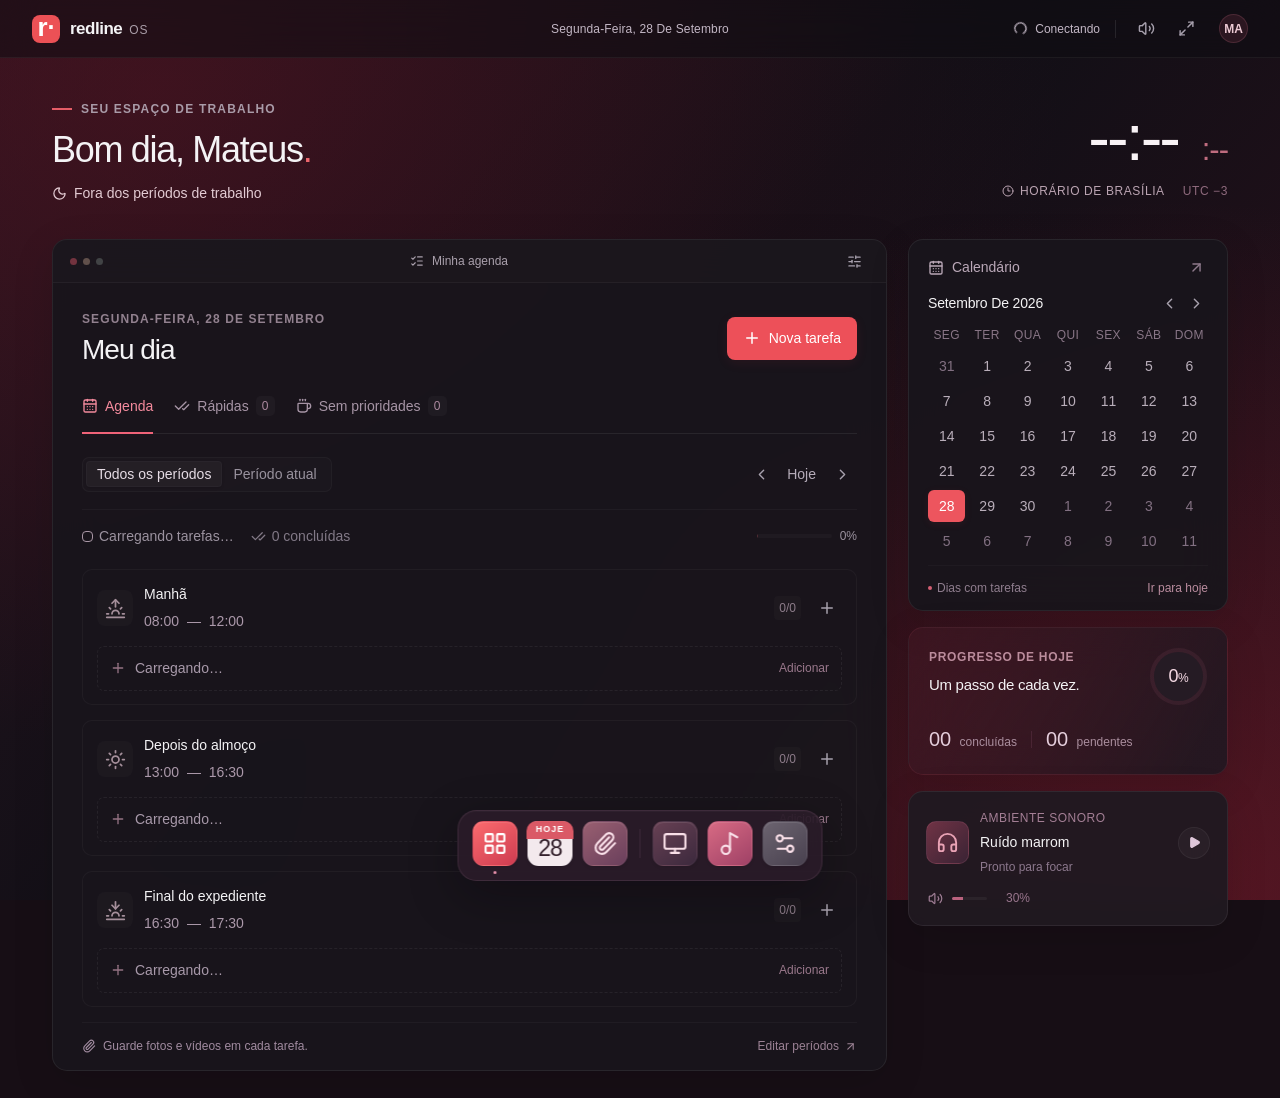
<file: index.html>
<html xmlns="http://www.w3.org/1999/xhtml" lang="en">

<head>
	<meta http-equiv="Content-Type" content="text/html; charset=utf-8" />
	<meta name="description" content="HTTrack is an easy-to-use website mirror utility. It allows you to download a World Wide website from the Internet to a local directory,building recursively all structures, getting html, images, and other files from the server to your computer. Links are rebuiltrelatively so that you can freely browse to the local site (works with any browser). You can mirror several sites together so that you can jump from one toanother. You can, also, update an existing mirror site, or resume an interrupted download. The robot is fully configurable, with an integrated help" />
	<meta name="keywords" content="httrack, HTTRACK, HTTrack, winhttrack, WINHTTRACK, WinHTTrack, offline browser, web mirror utility, aspirateur web, surf offline, web capture, www mirror utility, browse offline, local  site builder, website mirroring, aspirateur www, internet grabber, capture de site web, internet tool, hors connexion, unix, dos, windows 95, windows 98, solaris, ibm580, AIX 4.0, HTS, HTGet, web aspirator, web aspirateur, libre, GPL, GNU, free software" />
	<title>Local index - HTTrack Website Copier</title>
  <!-- Mirror and index made by HTTrack Website Copier/3.50-4 [XR&CO] -->
	<style type="text/css">
	<!--

body {
	margin: 0;  padding: 0;  margin-bottom: 15px;  margin-top: 8px;
	background: #77b;
}
body, td {
	font: 14px "Trebuchet MS", Verdana, Arial, Helvetica, sans-serif;
	}

#subTitle {
	background: #000;  color: #fff;  padding: 4px;  font-weight: bold; 
	}

#siteNavigation a, #siteNavigation .current {
	font-weight: bold;  color: #448;
	}
#siteNavigation a:link    { text-decoration: none; }
#siteNavigation a:visited { text-decoration: none; }

#siteNavigation .current { background-color: #ccd; }

#siteNavigation a:hover   { text-decoration: none;  background-color: #fff;  color: #000; }
#siteNavigation a:active  { text-decoration: none;  background-color: #ccc; }


a:link    { text-decoration: underline;  color: #00f; }
a:visited { text-decoration: underline;  color: #000; }
a:hover   { text-decoration: underline;  color: #c00; }
a:active  { text-decoration: underline; }

#pageContent {
	clear: both;
	border-bottom: 6px solid #000;
	padding: 10px;  padding-top: 20px;
	line-height: 1.65em;
	background-image: url(backblue.gif);
	background-repeat: no-repeat;
	background-position: top right;
	}

#pageContent, #siteNavigation {
	background-color: #ccd;
	}


.imgLeft  { float: left;   margin-right: 10px;  margin-bottom: 10px; }
.imgRight { float: right;  margin-left: 10px;   margin-bottom: 10px; }

hr { height: 1px;  color: #000;  background-color: #000;  margin-bottom: 15px; }

h1 { margin: 0;  font-weight: bold;  font-size: 2em; }
h2 { margin: 0;  font-weight: bold;  font-size: 1.6em; }
h3 { margin: 0;  font-weight: bold;  font-size: 1.3em; }
h4 { margin: 0;  font-weight: bold;  font-size: 1.18em; }

.blak { background-color: #000; }
.hide { display: none; }
.tableWidth { min-width: 400px; }

.tblRegular       { border-collapse: collapse; }
.tblRegular td    { padding: 6px;  background-image: url(fade.gif);  border: 2px solid #99c; }
.tblHeaderColor, .tblHeaderColor td { background: #99c; }
.tblNoBorder td   { border: 0; }


// -->
</style>

</head>

<body>
<table width="76%" border="0" align="center" cellspacing="0" cellpadding="3" class="tableWidth">
	<tr>
	<td id="subTitle">HTTrack Website Copier - Open Source offline browser</td>
	</tr>
</table>
<table width="76%" border="0" align="center" cellspacing="0" cellpadding="0" class="tableWidth">
<tr class="blak">
<td>
	<table width="100%" border="0" align="center" cellspacing="1" cellpadding="0">
	<tr>
	<td colspan="6"> 
		<table width="100%" border="0" align="center" cellspacing="0" cellpadding="10">
		<tr> 
		<td id="pageContent"> 
<!-- ==================== End prologue ==================== -->

<H1 ALIGN=Center>Index of locally available sites:</H1>
	<TABLE BORDER="0" WIDTH="100%" CELLSPACING="1" CELLPADDING="0">
		<TR>
			<TD BACKGROUND="fade.gif">
				&middot;
					<A HREF="redline-os-mateus.sillence.chatgpt.site/index.html">
						Redline OS — Meu dia
					</A>		
			</TD>
		</TR>
	</TABLE>
	<BR>
	<BR>
	<BR>
  	<H6 ALIGN="RIGHT">
	<I>Mirror and index made by HTTrack Website Copier [XR&amp;CO]</I>
	</H6>
	<!-- Mirror and index made by HTTrack Website Copier/3.50-4 [XR&CO] -->
	<!-- Thanks for using HTTrack Website Copier! -->
	<meta HTTP-EQUIV="Refresh" CONTENT="0; URL=redline-os-mateus.sillence.chatgpt.site/index.html">


<!-- ==================== Start epilogue ==================== -->
		</td>
		</tr>
		</table>
	</td>
	</tr>
	</table>
</td>
</tr>
</table>

<table width="76%" border="0" align="center" valign="bottom" cellspacing="0" cellpadding="0">
	<tr>
	<td id="footer"><small>&copy; 1998 Xavier Roche &amp; other contributors - Web Design: Leto Kauler.</small></td>
	</tr>
</table>

</body>

</html>
</file>
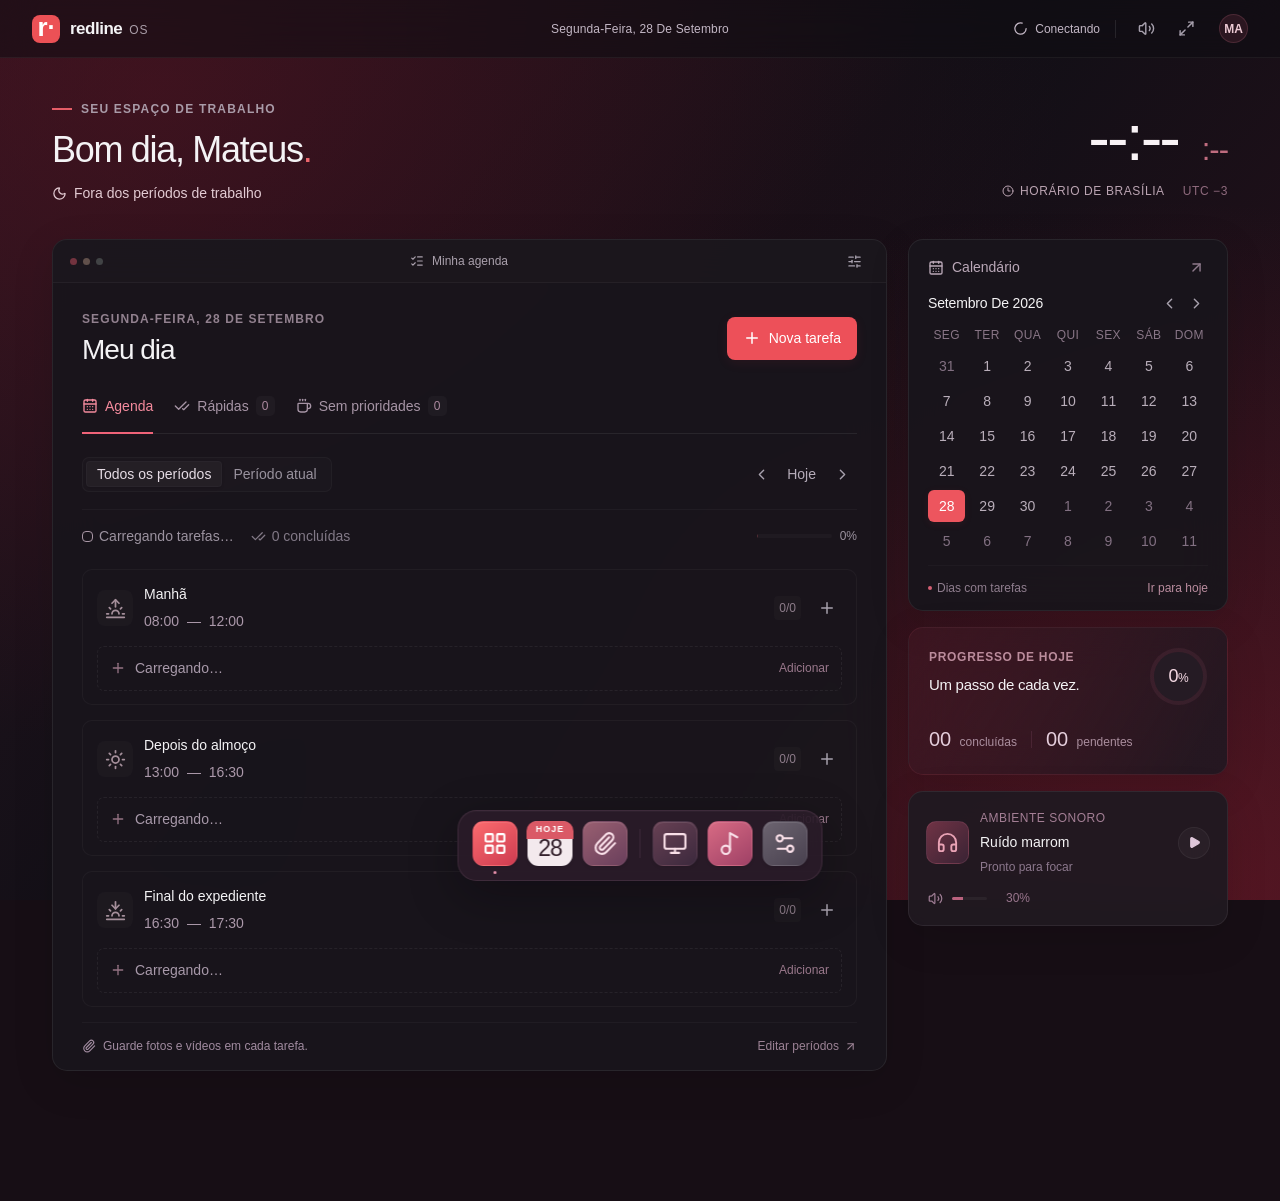
<file: redline-os-mateus.sillence.chatgpt.site/index.html>
<!DOCTYPE html><html lang="pt-BR" class="dark">
<!-- Mirrored from https://redline-os-mateus.sillence.chatgpt.site/ by HTTrack Website Copier/3.x [XR&CO], Mon, 28 Sep 2026 17:03:05 GMT -->
<!-- Added by HTTrack --><meta http-equiv="content-type" content="text/html;charset=utf-8" /><!-- /Added by HTTrack -->
<head><meta charSet="utf-8"/><meta name="viewport" content="width=device-width, initial-scale=1"/><link rel="stylesheet" href="_next/static/css/index.BOfSJ52Y.css" data-rsc-css-href="_next/static/css/index.BOfSJ52Y.css" data-precedence="vite-rsc/importer-resources"/><link rel="modulepreload" fetchPriority="low" href="_next/static/chunks/index-DVASrnWj.js"/><script src="_next/static/chunks/rolldown-runtime-C60lm6uB.js" type="module" async=""></script><script src="_next/static/chunks/framework-D_rUT4EX.js" type="module" async=""></script><link rel="modulepreload" href="_next/static/chunks/layout-segment-context-BHzSPZQc.js" crossorigin=""/><link rel="modulepreload" href="_next/static/chunks/page-DF6CJQ0Y.js" crossorigin=""/><title>Redline OS — Meu dia</title><meta name="description" content="Seu espaço de trabalho com tarefas por período, calendário mensal e clips."/><link rel="shortcut icon" href="favicon.svg"/><link rel="icon" href="favicon.svg"/><script>Object.assign(((self[Symbol.for("vinext.navigationRuntime")]??={bootstrap:{routeManifest:null},functions:{}}).bootstrap.rsc??={rsc:[]}),{params:{},nav:{"pathname":"/","searchParams":[]}})</script><link rel="modulepreload" href="_next/static/chunks/index-DVASrnWj.js" />
</head><body class="antialiased"><div class="os-desktop wallpaper-ember"><section aria-label="Notifications alt+T" tabindex="-1" aria-live="polite" aria-relevant="additions text" aria-atomic="false" data-react-aria-top-layer="true"></section><audio loop=""></audio><header class="system-bar"><button class="brand" aria-label="Redline OS, início"><span class="brand-icon">r<span>·</span></span><strong>redline<span>OS</span></strong></button><span class="system-date">segunda-feira, 28 de setembro</span><div class="system-actions"><span class="sync-state connecting" title="Tarefas salvas no Firebase"><svg xmlns="http://www.w3.org/2000/svg" width="15" height="15" viewBox="0 0 24 24" fill="none" stroke="currentColor" stroke-width="2" stroke-linecap="round" stroke-linejoin="round" class="lucide lucide-loader-circle spin" aria-hidden="true"><path d="M21 12a9 9 0 1 1-6.219-8.56"></path></svg><span>Conectando</span></span><span class="system-divider"></span><button class="icon-button" aria-label="Silenciar som"><svg xmlns="http://www.w3.org/2000/svg" width="17" height="17" viewBox="0 0 24 24" fill="none" stroke="currentColor" stroke-width="2" stroke-linecap="round" stroke-linejoin="round" class="lucide lucide-volume2 lucide-volume-2" aria-hidden="true"><path d="M11 4.702a.705.705 0 0 0-1.203-.498L6.413 7.587A1.4 1.4 0 0 1 5.416 8H3a1 1 0 0 0-1 1v6a1 1 0 0 0 1 1h2.416a1.4 1.4 0 0 1 .997.413l3.383 3.384A.705.705 0 0 0 11 19.298z"></path><path d="M16 9a5 5 0 0 1 0 6"></path><path d="M19.364 18.364a9 9 0 0 0 0-12.728"></path></svg></button><button class="icon-button fullscreen-button" aria-label="Tela cheia"><svg xmlns="http://www.w3.org/2000/svg" width="17" height="17" viewBox="0 0 24 24" fill="none" stroke="currentColor" stroke-width="2" stroke-linecap="round" stroke-linejoin="round" class="lucide lucide-maximize2 lucide-maximize-2" aria-hidden="true"><path d="M15 3h6v6"></path><path d="m21 3-7 7"></path><path d="m3 21 7-7"></path><path d="M9 21H3v-6"></path></svg></button><span class="avatar">MA</span></div></header><main class="desktop-content"><section class="desktop-greeting"><div><div class="eyebrow"><span class="little-line"></span> SEU ESPAÇO DE TRABALHO</div><h1>Bom dia<!-- -->, Mateus<span>.</span></h1><p><svg xmlns="http://www.w3.org/2000/svg" width="15" height="15" viewBox="0 0 24 24" fill="none" stroke="currentColor" stroke-width="2" stroke-linecap="round" stroke-linejoin="round" class="lucide lucide-moon" aria-hidden="true"><path d="M20.985 12.486a9 9 0 1 1-9.473-9.472c.405-.022.617.46.402.803a6 6 0 0 0 8.268 8.268c.344-.215.825-.004.803.401"></path></svg> Fora dos períodos de trabalho</p></div><div class="desktop-clock"><div class="clock-digits">--:--<span>:--</span></div><div class="clock-caption"><svg xmlns="http://www.w3.org/2000/svg" width="12" height="12" viewBox="0 0 24 24" fill="none" stroke="currentColor" stroke-width="2" stroke-linecap="round" stroke-linejoin="round" class="lucide lucide-clock3 lucide-clock-3" aria-hidden="true"><circle cx="12" cy="12" r="10"></circle><path d="M12 6v6h4"></path></svg> HORÁRIO DE BRASÍLIA <span>UTC −3</span></div></div></section><div class="workspace-grid"><section class="window agenda-window "><div class="window-bar"><span class="window-dots"><i></i><i></i><i></i></span><span><svg xmlns="http://www.w3.org/2000/svg" width="14" height="14" viewBox="0 0 24 24" fill="none" stroke="currentColor" stroke-width="2" stroke-linecap="round" stroke-linejoin="round" class="lucide lucide-list-checks" aria-hidden="true"><path d="M13 5h8"></path><path d="M13 12h8"></path><path d="M13 19h8"></path><path d="m3 17 2 2 4-4"></path><path d="m3 7 2 2 4-4"></path></svg> <!-- -->Minha agenda</span><button class="icon-button" aria-label="Configurar períodos"><svg xmlns="http://www.w3.org/2000/svg" width="15" height="15" viewBox="0 0 24 24" fill="none" stroke="currentColor" stroke-width="2" stroke-linecap="round" stroke-linejoin="round" class="lucide lucide-sliders-horizontal" aria-hidden="true"><path d="M10 5H3"></path><path d="M12 19H3"></path><path d="M14 3v4"></path><path d="M16 17v4"></path><path d="M21 12h-9"></path><path d="M21 19h-5"></path><path d="M21 5h-7"></path><path d="M8 10v4"></path><path d="M8 12H3"></path></svg></button></div><div class="agenda-main"><div class="agenda-heading"><div><div class="eyebrow">segunda-feira, 28 de setembro</div><h2>Meu dia</h2></div><button class="primary-button"><svg xmlns="http://www.w3.org/2000/svg" width="18" height="18" viewBox="0 0 24 24" fill="none" stroke="currentColor" stroke-width="2" stroke-linecap="round" stroke-linejoin="round" class="lucide lucide-plus" aria-hidden="true"><path d="M5 12h14"></path><path d="M12 5v14"></path></svg><span>Nova tarefa</span></button></div><div dir="ltr" data-orientation="horizontal" data-slot="tabs" class="group/tabs flex gap-2 data-[orientation=horizontal]:flex-col work-tabs"><div role="tablist" aria-orientation="horizontal" data-slot="tabs-list" data-variant="default" class="group/tabs-list inline-flex w-fit items-center justify-center rounded-lg p-[3px] text-muted-foreground group-data-[orientation=horizontal]/tabs:h-9 group-data-[orientation=vertical]/tabs:h-fit group-data-[orientation=vertical]/tabs:flex-col data-[variant=line]:rounded-none bg-muted" tabindex="-1" data-orientation="horizontal" style="outline:none"><button type="button" role="tab" aria-selected="true" aria-controls="radix-_R_achi_-content-day" data-state="active" id="radix-_R_achi_-trigger-day" data-slot="tabs-trigger" class="relative inline-flex h-[calc(100%-1px)] flex-1 items-center justify-center gap-1.5 rounded-md border border-transparent px-2 py-1 text-sm font-medium whitespace-nowrap text-foreground/60 transition-all group-data-[orientation=vertical]/tabs:w-full group-data-[orientation=vertical]/tabs:justify-start hover:text-foreground focus-visible:border-ring focus-visible:ring-[3px] focus-visible:ring-ring/50 focus-visible:outline-1 focus-visible:outline-ring disabled:pointer-events-none disabled:opacity-50 group-data-[variant=default]/tabs-list:data-[state=active]:shadow-sm group-data-[variant=line]/tabs-list:data-[state=active]:shadow-none dark:text-muted-foreground dark:hover:text-foreground [&amp;_svg]:pointer-events-none [&amp;_svg]:shrink-0 [&amp;_svg:not([class*=&#x27;size-&#x27;])]:size-4 group-data-[variant=line]/tabs-list:bg-transparent group-data-[variant=line]/tabs-list:data-[state=active]:bg-transparent dark:group-data-[variant=line]/tabs-list:data-[state=active]:border-transparent dark:group-data-[variant=line]/tabs-list:data-[state=active]:bg-transparent data-[state=active]:bg-background data-[state=active]:text-foreground dark:data-[state=active]:border-input dark:data-[state=active]:bg-input/30 dark:data-[state=active]:text-foreground after:absolute after:bg-foreground after:opacity-0 after:transition-opacity group-data-[orientation=horizontal]/tabs:after:inset-x-0 group-data-[orientation=horizontal]/tabs:after:bottom-[-5px] group-data-[orientation=horizontal]/tabs:after:h-0.5 group-data-[orientation=vertical]/tabs:after:inset-y-0 group-data-[orientation=vertical]/tabs:after:-right-1 group-data-[orientation=vertical]/tabs:after:w-0.5 group-data-[variant=line]/tabs-list:data-[state=active]:after:opacity-100" tabindex="-1" data-orientation="horizontal" data-radix-collection-item=""><svg xmlns="http://www.w3.org/2000/svg" width="15" height="15" viewBox="0 0 24 24" fill="none" stroke="currentColor" stroke-width="2" stroke-linecap="round" stroke-linejoin="round" class="lucide lucide-calendar-days" aria-hidden="true"><path d="M8 2v3"></path><path d="M16 2v3"></path><rect x="3" y="3" width="18" height="18" rx="2"></rect><path d="M3 9h18"></path><path d="M8 13h.01"></path><path d="M12 13h.01"></path><path d="M16 13h.01"></path><path d="M8 17h.01"></path><path d="M12 17h.01"></path><path d="M16 17h.01"></path></svg>Agenda</button><button type="button" role="tab" aria-selected="false" aria-controls="radix-_R_achi_-content-quick" data-state="inactive" id="radix-_R_achi_-trigger-quick" data-slot="tabs-trigger" class="relative inline-flex h-[calc(100%-1px)] flex-1 items-center justify-center gap-1.5 rounded-md border border-transparent px-2 py-1 text-sm font-medium whitespace-nowrap text-foreground/60 transition-all group-data-[orientation=vertical]/tabs:w-full group-data-[orientation=vertical]/tabs:justify-start hover:text-foreground focus-visible:border-ring focus-visible:ring-[3px] focus-visible:ring-ring/50 focus-visible:outline-1 focus-visible:outline-ring disabled:pointer-events-none disabled:opacity-50 group-data-[variant=default]/tabs-list:data-[state=active]:shadow-sm group-data-[variant=line]/tabs-list:data-[state=active]:shadow-none dark:text-muted-foreground dark:hover:text-foreground [&amp;_svg]:pointer-events-none [&amp;_svg]:shrink-0 [&amp;_svg:not([class*=&#x27;size-&#x27;])]:size-4 group-data-[variant=line]/tabs-list:bg-transparent group-data-[variant=line]/tabs-list:data-[state=active]:bg-transparent dark:group-data-[variant=line]/tabs-list:data-[state=active]:border-transparent dark:group-data-[variant=line]/tabs-list:data-[state=active]:bg-transparent data-[state=active]:bg-background data-[state=active]:text-foreground dark:data-[state=active]:border-input dark:data-[state=active]:bg-input/30 dark:data-[state=active]:text-foreground after:absolute after:bg-foreground after:opacity-0 after:transition-opacity group-data-[orientation=horizontal]/tabs:after:inset-x-0 group-data-[orientation=horizontal]/tabs:after:bottom-[-5px] group-data-[orientation=horizontal]/tabs:after:h-0.5 group-data-[orientation=vertical]/tabs:after:inset-y-0 group-data-[orientation=vertical]/tabs:after:-right-1 group-data-[orientation=vertical]/tabs:after:w-0.5 group-data-[variant=line]/tabs-list:data-[state=active]:after:opacity-100" tabindex="-1" data-orientation="horizontal" data-radix-collection-item=""><svg xmlns="http://www.w3.org/2000/svg" width="15" height="15" viewBox="0 0 24 24" fill="none" stroke="currentColor" stroke-width="2" stroke-linecap="round" stroke-linejoin="round" class="lucide lucide-check-check" aria-hidden="true"><path d="M18 6 7 17l-5-5"></path><path d="m22 10-7.5 7.5L13 16"></path></svg>Rápidas<span class="nav-count">0</span></button><button type="button" role="tab" aria-selected="false" aria-controls="radix-_R_achi_-content-someday" data-state="inactive" id="radix-_R_achi_-trigger-someday" data-slot="tabs-trigger" class="relative inline-flex h-[calc(100%-1px)] flex-1 items-center justify-center gap-1.5 rounded-md border border-transparent px-2 py-1 text-sm font-medium whitespace-nowrap text-foreground/60 transition-all group-data-[orientation=vertical]/tabs:w-full group-data-[orientation=vertical]/tabs:justify-start hover:text-foreground focus-visible:border-ring focus-visible:ring-[3px] focus-visible:ring-ring/50 focus-visible:outline-1 focus-visible:outline-ring disabled:pointer-events-none disabled:opacity-50 group-data-[variant=default]/tabs-list:data-[state=active]:shadow-sm group-data-[variant=line]/tabs-list:data-[state=active]:shadow-none dark:text-muted-foreground dark:hover:text-foreground [&amp;_svg]:pointer-events-none [&amp;_svg]:shrink-0 [&amp;_svg:not([class*=&#x27;size-&#x27;])]:size-4 group-data-[variant=line]/tabs-list:bg-transparent group-data-[variant=line]/tabs-list:data-[state=active]:bg-transparent dark:group-data-[variant=line]/tabs-list:data-[state=active]:border-transparent dark:group-data-[variant=line]/tabs-list:data-[state=active]:bg-transparent data-[state=active]:bg-background data-[state=active]:text-foreground dark:data-[state=active]:border-input dark:data-[state=active]:bg-input/30 dark:data-[state=active]:text-foreground after:absolute after:bg-foreground after:opacity-0 after:transition-opacity group-data-[orientation=horizontal]/tabs:after:inset-x-0 group-data-[orientation=horizontal]/tabs:after:bottom-[-5px] group-data-[orientation=horizontal]/tabs:after:h-0.5 group-data-[orientation=vertical]/tabs:after:inset-y-0 group-data-[orientation=vertical]/tabs:after:-right-1 group-data-[orientation=vertical]/tabs:after:w-0.5 group-data-[variant=line]/tabs-list:data-[state=active]:after:opacity-100" tabindex="-1" data-orientation="horizontal" data-radix-collection-item=""><svg xmlns="http://www.w3.org/2000/svg" width="15" height="15" viewBox="0 0 24 24" fill="none" stroke="currentColor" stroke-width="2" stroke-linecap="round" stroke-linejoin="round" class="lucide lucide-coffee" aria-hidden="true"><path d="M10 2v2"></path><path d="M14 2v2"></path><path d="M16 8a1 1 0 0 1 1 1v8a4 4 0 0 1-4 4H7a4 4 0 0 1-4-4V9a1 1 0 0 1 1-1h14a4 4 0 1 1 0 8h-1"></path><path d="M6 2v2"></path></svg>Sem prioridades<span class="nav-count">0</span></button></div></div><div class="agenda-toolbar"><div dir="ltr" data-orientation="horizontal" data-slot="tabs" class="group/tabs flex gap-2 data-[orientation=horizontal]:flex-col"><div role="tablist" aria-orientation="horizontal" data-slot="tabs-list" data-variant="default" class="group/tabs-list inline-flex w-fit items-center justify-center rounded-lg p-[3px] text-muted-foreground group-data-[orientation=horizontal]/tabs:h-9 group-data-[orientation=vertical]/tabs:h-fit group-data-[orientation=vertical]/tabs:flex-col data-[variant=line]:rounded-none bg-muted period-tabs" tabindex="-1" data-orientation="horizontal" style="outline:none"><button type="button" role="tab" aria-selected="true" aria-controls="radix-_R_9ichi_-content-all" data-state="active" id="radix-_R_9ichi_-trigger-all" data-slot="tabs-trigger" class="relative inline-flex h-[calc(100%-1px)] flex-1 items-center justify-center gap-1.5 rounded-md border border-transparent px-2 py-1 text-sm font-medium whitespace-nowrap text-foreground/60 transition-all group-data-[orientation=vertical]/tabs:w-full group-data-[orientation=vertical]/tabs:justify-start hover:text-foreground focus-visible:border-ring focus-visible:ring-[3px] focus-visible:ring-ring/50 focus-visible:outline-1 focus-visible:outline-ring disabled:pointer-events-none disabled:opacity-50 group-data-[variant=default]/tabs-list:data-[state=active]:shadow-sm group-data-[variant=line]/tabs-list:data-[state=active]:shadow-none dark:text-muted-foreground dark:hover:text-foreground [&amp;_svg]:pointer-events-none [&amp;_svg]:shrink-0 [&amp;_svg:not([class*=&#x27;size-&#x27;])]:size-4 group-data-[variant=line]/tabs-list:bg-transparent group-data-[variant=line]/tabs-list:data-[state=active]:bg-transparent dark:group-data-[variant=line]/tabs-list:data-[state=active]:border-transparent dark:group-data-[variant=line]/tabs-list:data-[state=active]:bg-transparent data-[state=active]:bg-background data-[state=active]:text-foreground dark:data-[state=active]:border-input dark:data-[state=active]:bg-input/30 dark:data-[state=active]:text-foreground after:absolute after:bg-foreground after:opacity-0 after:transition-opacity group-data-[orientation=horizontal]/tabs:after:inset-x-0 group-data-[orientation=horizontal]/tabs:after:bottom-[-5px] group-data-[orientation=horizontal]/tabs:after:h-0.5 group-data-[orientation=vertical]/tabs:after:inset-y-0 group-data-[orientation=vertical]/tabs:after:-right-1 group-data-[orientation=vertical]/tabs:after:w-0.5 group-data-[variant=line]/tabs-list:data-[state=active]:after:opacity-100" tabindex="-1" data-orientation="horizontal" data-radix-collection-item="">Todos os períodos</button><button type="button" role="tab" aria-selected="false" aria-controls="radix-_R_9ichi_-content-current" data-state="inactive" id="radix-_R_9ichi_-trigger-current" data-slot="tabs-trigger" class="relative inline-flex h-[calc(100%-1px)] flex-1 items-center justify-center gap-1.5 rounded-md border border-transparent px-2 py-1 text-sm font-medium whitespace-nowrap text-foreground/60 transition-all group-data-[orientation=vertical]/tabs:w-full group-data-[orientation=vertical]/tabs:justify-start hover:text-foreground focus-visible:border-ring focus-visible:ring-[3px] focus-visible:ring-ring/50 focus-visible:outline-1 focus-visible:outline-ring disabled:pointer-events-none disabled:opacity-50 group-data-[variant=default]/tabs-list:data-[state=active]:shadow-sm group-data-[variant=line]/tabs-list:data-[state=active]:shadow-none dark:text-muted-foreground dark:hover:text-foreground [&amp;_svg]:pointer-events-none [&amp;_svg]:shrink-0 [&amp;_svg:not([class*=&#x27;size-&#x27;])]:size-4 group-data-[variant=line]/tabs-list:bg-transparent group-data-[variant=line]/tabs-list:data-[state=active]:bg-transparent dark:group-data-[variant=line]/tabs-list:data-[state=active]:border-transparent dark:group-data-[variant=line]/tabs-list:data-[state=active]:bg-transparent data-[state=active]:bg-background data-[state=active]:text-foreground dark:data-[state=active]:border-input dark:data-[state=active]:bg-input/30 dark:data-[state=active]:text-foreground after:absolute after:bg-foreground after:opacity-0 after:transition-opacity group-data-[orientation=horizontal]/tabs:after:inset-x-0 group-data-[orientation=horizontal]/tabs:after:bottom-[-5px] group-data-[orientation=horizontal]/tabs:after:h-0.5 group-data-[orientation=vertical]/tabs:after:inset-y-0 group-data-[orientation=vertical]/tabs:after:-right-1 group-data-[orientation=vertical]/tabs:after:w-0.5 group-data-[variant=line]/tabs-list:data-[state=active]:after:opacity-100" tabindex="-1" data-orientation="horizontal" data-radix-collection-item="">Período atual </button></div></div><div class="date-navigation"><button class="icon-button" aria-label="Dia anterior"><svg xmlns="http://www.w3.org/2000/svg" width="17" height="17" viewBox="0 0 24 24" fill="none" stroke="currentColor" stroke-width="2" stroke-linecap="round" stroke-linejoin="round" class="lucide lucide-chevron-left" aria-hidden="true"><path d="m15 18-6-6 6-6"></path></svg></button><button>Hoje</button><button class="icon-button" aria-label="Próximo dia"><svg xmlns="http://www.w3.org/2000/svg" width="17" height="17" viewBox="0 0 24 24" fill="none" stroke="currentColor" stroke-width="2" stroke-linecap="round" stroke-linejoin="round" class="lucide lucide-chevron-right" aria-hidden="true"><path d="m9 18 6-6-6-6"></path></svg></button></div></div><div class="day-overview"><span><span class="tiny-ring"></span> <!-- -->Carregando tarefas…</span><span><svg xmlns="http://www.w3.org/2000/svg" width="15" height="15" viewBox="0 0 24 24" fill="none" stroke="currentColor" stroke-width="2" stroke-linecap="round" stroke-linejoin="round" class="lucide lucide-check-check" aria-hidden="true"><path d="M18 6 7 17l-5-5"></path><path d="m22 10-7.5 7.5L13 16"></path></svg>0<!-- --> concluídas</span><div class="mini-progress"><div aria-valuemax="100" aria-valuemin="0" aria-valuenow="0" aria-valuetext="0%" role="progressbar" data-state="loading" data-value="0" data-max="100" data-slot="progress" class="relative h-2 w-full overflow-hidden rounded-full bg-primary/20" aria-label="Progresso do dia"><div data-state="loading" data-value="0" data-max="100" data-slot="progress-indicator" class="h-full w-full flex-1 bg-primary transition-all" style="transform:translateX(-100%)"></div></div><span>0<!-- -->%</span></div></div><div class="period-list"><section class="period-group "><div class="period-heading"><div class="period-icon"><svg xmlns="http://www.w3.org/2000/svg" width="21" height="21" viewBox="0 0 24 24" fill="none" stroke="currentColor" stroke-width="2" stroke-linecap="round" stroke-linejoin="round" class="lucide lucide-sunrise" aria-hidden="true"><path d="M12 2v8"></path><path d="m4.93 10.93 1.41 1.41"></path><path d="M2 18h2"></path><path d="M20 18h2"></path><path d="m19.07 10.93-1.41 1.41"></path><path d="M22 22H2"></path><path d="m8 6 4-4 4 4"></path><path d="M16 18a4 4 0 0 0-8 0"></path></svg></div><div class="period-name"><h3>Manhã</h3><span>08:00<!-- --> <span class="time-dash">—</span> <!-- -->12:00</span></div><span class="period-count">0<!-- -->/<!-- -->0</span><button class="icon-button" aria-label="Adicionar tarefa: Manhã"><svg xmlns="http://www.w3.org/2000/svg" width="18" height="18" viewBox="0 0 24 24" fill="none" stroke="currentColor" stroke-width="2" stroke-linecap="round" stroke-linejoin="round" class="lucide lucide-plus" aria-hidden="true"><path d="M5 12h14"></path><path d="M12 5v14"></path></svg></button></div><div class="period-tasks"><button class="empty-period"><span class="empty-period-plus"><svg xmlns="http://www.w3.org/2000/svg" width="16" height="16" viewBox="0 0 24 24" fill="none" stroke="currentColor" stroke-width="2" stroke-linecap="round" stroke-linejoin="round" class="lucide lucide-plus" aria-hidden="true"><path d="M5 12h14"></path><path d="M12 5v14"></path></svg></span><span>Carregando…</span><span class="empty-period-action">Adicionar</span></button></div></section><section class="period-group "><div class="period-heading"><div class="period-icon"><svg xmlns="http://www.w3.org/2000/svg" width="21" height="21" viewBox="0 0 24 24" fill="none" stroke="currentColor" stroke-width="2" stroke-linecap="round" stroke-linejoin="round" class="lucide lucide-sun" aria-hidden="true"><circle cx="12" cy="12" r="4"></circle><path d="M12 2v2"></path><path d="M12 20v2"></path><path d="m4.93 4.93 1.41 1.41"></path><path d="m17.66 17.66 1.41 1.41"></path><path d="M2 12h2"></path><path d="M20 12h2"></path><path d="m6.34 17.66-1.41 1.41"></path><path d="m19.07 4.93-1.41 1.41"></path></svg></div><div class="period-name"><h3>Depois do almoço</h3><span>13:00<!-- --> <span class="time-dash">—</span> <!-- -->16:30</span></div><span class="period-count">0<!-- -->/<!-- -->0</span><button class="icon-button" aria-label="Adicionar tarefa: Depois do almoço"><svg xmlns="http://www.w3.org/2000/svg" width="18" height="18" viewBox="0 0 24 24" fill="none" stroke="currentColor" stroke-width="2" stroke-linecap="round" stroke-linejoin="round" class="lucide lucide-plus" aria-hidden="true"><path d="M5 12h14"></path><path d="M12 5v14"></path></svg></button></div><div class="period-tasks"><button class="empty-period"><span class="empty-period-plus"><svg xmlns="http://www.w3.org/2000/svg" width="16" height="16" viewBox="0 0 24 24" fill="none" stroke="currentColor" stroke-width="2" stroke-linecap="round" stroke-linejoin="round" class="lucide lucide-plus" aria-hidden="true"><path d="M5 12h14"></path><path d="M12 5v14"></path></svg></span><span>Carregando…</span><span class="empty-period-action">Adicionar</span></button></div></section><section class="period-group "><div class="period-heading"><div class="period-icon"><svg xmlns="http://www.w3.org/2000/svg" width="21" height="21" viewBox="0 0 24 24" fill="none" stroke="currentColor" stroke-width="2" stroke-linecap="round" stroke-linejoin="round" class="lucide lucide-sunset" aria-hidden="true"><path d="M12 10V2"></path><path d="m4.93 10.93 1.41 1.41"></path><path d="M2 18h2"></path><path d="M20 18h2"></path><path d="m19.07 10.93-1.41 1.41"></path><path d="M22 22H2"></path><path d="m16 6-4 4-4-4"></path><path d="M16 18a4 4 0 0 0-8 0"></path></svg></div><div class="period-name"><h3>Final do expediente</h3><span>16:30<!-- --> <span class="time-dash">—</span> <!-- -->17:30</span></div><span class="period-count">0<!-- -->/<!-- -->0</span><button class="icon-button" aria-label="Adicionar tarefa: Final do expediente"><svg xmlns="http://www.w3.org/2000/svg" width="18" height="18" viewBox="0 0 24 24" fill="none" stroke="currentColor" stroke-width="2" stroke-linecap="round" stroke-linejoin="round" class="lucide lucide-plus" aria-hidden="true"><path d="M5 12h14"></path><path d="M12 5v14"></path></svg></button></div><div class="period-tasks"><button class="empty-period"><span class="empty-period-plus"><svg xmlns="http://www.w3.org/2000/svg" width="16" height="16" viewBox="0 0 24 24" fill="none" stroke="currentColor" stroke-width="2" stroke-linecap="round" stroke-linejoin="round" class="lucide lucide-plus" aria-hidden="true"><path d="M5 12h14"></path><path d="M12 5v14"></path></svg></span><span>Carregando…</span><span class="empty-period-action">Adicionar</span></button></div></section></div><div class="agenda-footer"><svg xmlns="http://www.w3.org/2000/svg" width="14" height="14" viewBox="0 0 24 24" fill="none" stroke="currentColor" stroke-width="2" stroke-linecap="round" stroke-linejoin="round" class="lucide lucide-paperclip" aria-hidden="true"><path d="m16 6-8.414 8.586a2 2 0 0 0 2.829 2.829l8.414-8.586a4 4 0 1 0-5.657-5.657l-8.379 8.551a6 6 0 1 0 8.485 8.485l8.379-8.551"></path></svg><span>Guarde fotos e vídeos em cada tarefa.</span><button>Editar períodos <svg xmlns="http://www.w3.org/2000/svg" width="13" height="13" viewBox="0 0 24 24" fill="none" stroke="currentColor" stroke-width="2" stroke-linecap="round" stroke-linejoin="round" class="lucide lucide-arrow-up-right" aria-hidden="true"><path d="M7 7h10v10"></path><path d="M7 17 17 7"></path></svg></button></div></div></section><aside class="desktop-widgets"><section class="window calendar-widget"><div class="widget-label"><svg xmlns="http://www.w3.org/2000/svg" width="16" height="16" viewBox="0 0 24 24" fill="none" stroke="currentColor" stroke-width="2" stroke-linecap="round" stroke-linejoin="round" class="lucide lucide-calendar-days" aria-hidden="true"><path d="M8 2v3"></path><path d="M16 2v3"></path><rect x="3" y="3" width="18" height="18" rx="2"></rect><path d="M3 9h18"></path><path d="M8 13h.01"></path><path d="M12 13h.01"></path><path d="M16 13h.01"></path><path d="M8 17h.01"></path><path d="M12 17h.01"></path><path d="M16 17h.01"></path></svg><h2>Calendário</h2><button class="icon-button" aria-label="Abrir calendário mensal"><svg xmlns="http://www.w3.org/2000/svg" width="17" height="17" viewBox="0 0 24 24" fill="none" stroke="currentColor" stroke-width="2" stroke-linecap="round" stroke-linejoin="round" class="lucide lucide-arrow-up-right" aria-hidden="true"><path d="M7 7h10v10"></path><path d="M7 17 17 7"></path></svg></button></div><div class="month-calendar "><div class="calendar-heading"><strong>setembro de 2026</strong><div class="row"><button type="button" class="icon-button" aria-label="Mês anterior"><svg xmlns="http://www.w3.org/2000/svg" width="17" height="17" viewBox="0 0 24 24" fill="none" stroke="currentColor" stroke-width="2" stroke-linecap="round" stroke-linejoin="round" class="lucide lucide-chevron-left" aria-hidden="true"><path d="m15 18-6-6 6-6"></path></svg></button><button type="button" class="icon-button" aria-label="Próximo mês"><svg xmlns="http://www.w3.org/2000/svg" width="17" height="17" viewBox="0 0 24 24" fill="none" stroke="currentColor" stroke-width="2" stroke-linecap="round" stroke-linejoin="round" class="lucide lucide-chevron-right" aria-hidden="true"><path d="m9 18 6-6-6-6"></path></svg></button></div></div><div class="calendar-weekdays"><span>SEG</span><span>TER</span><span>QUA</span><span>QUI</span><span>SEX</span><span>SÁB</span><span>DOM</span></div><div class="calendar-grid"><button type="button" class="calendar-day outside  " aria-pressed="false" aria-label="31 de agosto de 2026"><span class="day-number">31</span><span class="date-dots"></span></button><button type="button" class="calendar-day   " aria-pressed="false" aria-label="1 de setembro de 2026"><span class="day-number">1</span><span class="date-dots"></span></button><button type="button" class="calendar-day   " aria-pressed="false" aria-label="2 de setembro de 2026"><span class="day-number">2</span><span class="date-dots"></span></button><button type="button" class="calendar-day   " aria-pressed="false" aria-label="3 de setembro de 2026"><span class="day-number">3</span><span class="date-dots"></span></button><button type="button" class="calendar-day   " aria-pressed="false" aria-label="4 de setembro de 2026"><span class="day-number">4</span><span class="date-dots"></span></button><button type="button" class="calendar-day   " aria-pressed="false" aria-label="5 de setembro de 2026"><span class="day-number">5</span><span class="date-dots"></span></button><button type="button" class="calendar-day   " aria-pressed="false" aria-label="6 de setembro de 2026"><span class="day-number">6</span><span class="date-dots"></span></button><button type="button" class="calendar-day   " aria-pressed="false" aria-label="7 de setembro de 2026"><span class="day-number">7</span><span class="date-dots"></span></button><button type="button" class="calendar-day   " aria-pressed="false" aria-label="8 de setembro de 2026"><span class="day-number">8</span><span class="date-dots"></span></button><button type="button" class="calendar-day   " aria-pressed="false" aria-label="9 de setembro de 2026"><span class="day-number">9</span><span class="date-dots"></span></button><button type="button" class="calendar-day   " aria-pressed="false" aria-label="10 de setembro de 2026"><span class="day-number">10</span><span class="date-dots"></span></button><button type="button" class="calendar-day   " aria-pressed="false" aria-label="11 de setembro de 2026"><span class="day-number">11</span><span class="date-dots"></span></button><button type="button" class="calendar-day   " aria-pressed="false" aria-label="12 de setembro de 2026"><span class="day-number">12</span><span class="date-dots"></span></button><button type="button" class="calendar-day   " aria-pressed="false" aria-label="13 de setembro de 2026"><span class="day-number">13</span><span class="date-dots"></span></button><button type="button" class="calendar-day   " aria-pressed="false" aria-label="14 de setembro de 2026"><span class="day-number">14</span><span class="date-dots"></span></button><button type="button" class="calendar-day   " aria-pressed="false" aria-label="15 de setembro de 2026"><span class="day-number">15</span><span class="date-dots"></span></button><button type="button" class="calendar-day   " aria-pressed="false" aria-label="16 de setembro de 2026"><span class="day-number">16</span><span class="date-dots"></span></button><button type="button" class="calendar-day   " aria-pressed="false" aria-label="17 de setembro de 2026"><span class="day-number">17</span><span class="date-dots"></span></button><button type="button" class="calendar-day   " aria-pressed="false" aria-label="18 de setembro de 2026"><span class="day-number">18</span><span class="date-dots"></span></button><button type="button" class="calendar-day   " aria-pressed="false" aria-label="19 de setembro de 2026"><span class="day-number">19</span><span class="date-dots"></span></button><button type="button" class="calendar-day   " aria-pressed="false" aria-label="20 de setembro de 2026"><span class="day-number">20</span><span class="date-dots"></span></button><button type="button" class="calendar-day   " aria-pressed="false" aria-label="21 de setembro de 2026"><span class="day-number">21</span><span class="date-dots"></span></button><button type="button" class="calendar-day   " aria-pressed="false" aria-label="22 de setembro de 2026"><span class="day-number">22</span><span class="date-dots"></span></button><button type="button" class="calendar-day   " aria-pressed="false" aria-label="23 de setembro de 2026"><span class="day-number">23</span><span class="date-dots"></span></button><button type="button" class="calendar-day   " aria-pressed="false" aria-label="24 de setembro de 2026"><span class="day-number">24</span><span class="date-dots"></span></button><button type="button" class="calendar-day   " aria-pressed="false" aria-label="25 de setembro de 2026"><span class="day-number">25</span><span class="date-dots"></span></button><button type="button" class="calendar-day   " aria-pressed="false" aria-label="26 de setembro de 2026"><span class="day-number">26</span><span class="date-dots"></span></button><button type="button" class="calendar-day   " aria-pressed="false" aria-label="27 de setembro de 2026"><span class="day-number">27</span><span class="date-dots"></span></button><button type="button" class="calendar-day  selected today" aria-pressed="true" aria-label="28 de setembro de 2026"><span class="day-number">28</span><span class="date-dots"></span></button><button type="button" class="calendar-day   " aria-pressed="false" aria-label="29 de setembro de 2026"><span class="day-number">29</span><span class="date-dots"></span></button><button type="button" class="calendar-day   " aria-pressed="false" aria-label="30 de setembro de 2026"><span class="day-number">30</span><span class="date-dots"></span></button><button type="button" class="calendar-day outside  " aria-pressed="false" aria-label="1 de outubro de 2026"><span class="day-number">1</span><span class="date-dots"></span></button><button type="button" class="calendar-day outside  " aria-pressed="false" aria-label="2 de outubro de 2026"><span class="day-number">2</span><span class="date-dots"></span></button><button type="button" class="calendar-day outside  " aria-pressed="false" aria-label="3 de outubro de 2026"><span class="day-number">3</span><span class="date-dots"></span></button><button type="button" class="calendar-day outside  " aria-pressed="false" aria-label="4 de outubro de 2026"><span class="day-number">4</span><span class="date-dots"></span></button><button type="button" class="calendar-day outside  " aria-pressed="false" aria-label="5 de outubro de 2026"><span class="day-number">5</span><span class="date-dots"></span></button><button type="button" class="calendar-day outside  " aria-pressed="false" aria-label="6 de outubro de 2026"><span class="day-number">6</span><span class="date-dots"></span></button><button type="button" class="calendar-day outside  " aria-pressed="false" aria-label="7 de outubro de 2026"><span class="day-number">7</span><span class="date-dots"></span></button><button type="button" class="calendar-day outside  " aria-pressed="false" aria-label="8 de outubro de 2026"><span class="day-number">8</span><span class="date-dots"></span></button><button type="button" class="calendar-day outside  " aria-pressed="false" aria-label="9 de outubro de 2026"><span class="day-number">9</span><span class="date-dots"></span></button><button type="button" class="calendar-day outside  " aria-pressed="false" aria-label="10 de outubro de 2026"><span class="day-number">10</span><span class="date-dots"></span></button><button type="button" class="calendar-day outside  " aria-pressed="false" aria-label="11 de outubro de 2026"><span class="day-number">11</span><span class="date-dots"></span></button></div></div><div class="calendar-widget-footer"><span><i class="event-dot"></i>Dias com tarefas</span><button>Ir para hoje</button></div></section><section class="window progress-widget"><div class="progress-top"><div><div class="eyebrow">PROGRESSO DE HOJE</div><h2>Um passo de cada vez.</h2></div><div class="progress-ring" style="--progress:0%"><span>0<small>%</small></span></div></div><div class="progress-stats"><span><strong>00</strong> concluídas</span><i></i><span><strong>00</strong> pendentes</span></div></section><section class="window sound-widget "><div class="sound-cover"><svg xmlns="http://www.w3.org/2000/svg" width="23" height="23" viewBox="0 0 24 24" fill="none" stroke="currentColor" stroke-width="2" stroke-linecap="round" stroke-linejoin="round" class="lucide lucide-headphones" aria-hidden="true"><path d="M3 14h3a2 2 0 0 1 2 2v3a2 2 0 0 1-2 2H5a2 2 0 0 1-2-2v-7a9 9 0 0 1 18 0v7a2 2 0 0 1-2 2h-1a2 2 0 0 1-2-2v-3a2 2 0 0 1 2-2h3"></path></svg></div><button class="sound-info"><span>AMBIENTE SONORO</span><strong>Ruído marrom</strong><span class="sound-state">Pronto para focar</span></button><button class="play-button" aria-label="Reproduzir som ambiente"><svg xmlns="http://www.w3.org/2000/svg" width="18" height="18" viewBox="0 0 24 24" fill="currentColor" stroke="currentColor" stroke-width="2" stroke-linecap="round" stroke-linejoin="round" class="lucide lucide-play" aria-hidden="true"><path d="M5 5a2 2 0 0 1 3.008-1.728l11.997 6.998a2 2 0 0 1 .003 3.458l-12 7A2 2 0 0 1 5 19z"></path></svg></button><div class="sound-volume"><button class="icon-button" aria-label="Silenciar volume"><svg xmlns="http://www.w3.org/2000/svg" width="15" height="15" viewBox="0 0 24 24" fill="none" stroke="currentColor" stroke-width="2" stroke-linecap="round" stroke-linejoin="round" class="lucide lucide-volume2 lucide-volume-2" aria-hidden="true"><path d="M11 4.702a.705.705 0 0 0-1.203-.498L6.413 7.587A1.4 1.4 0 0 1 5.416 8H3a1 1 0 0 0-1 1v6a1 1 0 0 0 1 1h2.416a1.4 1.4 0 0 1 .997.413l3.383 3.384A.705.705 0 0 0 11 19.298z"></path><path d="M16 9a5 5 0 0 1 0 6"></path><path d="M19.364 18.364a9 9 0 0 0 0-12.728"></path></svg></button><span dir="ltr" data-orientation="horizontal" aria-disabled="false" data-slot="slider" class="relative flex w-full touch-none items-center select-none data-[disabled]:opacity-50 data-[orientation=vertical]:h-full data-[orientation=vertical]:min-h-44 data-[orientation=vertical]:w-auto data-[orientation=vertical]:flex-col" aria-label="Volume do som ambiente" style="--radix-slider-thumb-transform:translateX(-50%)"><span data-orientation="horizontal" data-slot="slider-track" class="relative grow overflow-hidden rounded-full bg-muted data-[orientation=horizontal]:h-1.5 data-[orientation=horizontal]:w-full data-[orientation=vertical]:h-full data-[orientation=vertical]:w-1.5"><span data-orientation="horizontal" data-slot="slider-range" class="absolute bg-primary data-[orientation=horizontal]:h-full data-[orientation=vertical]:w-full" style="left:0%;right:70%"></span></span><span style="transform:var(--radix-slider-thumb-transform);position:absolute;left:calc(0% + 0px)"><span role="slider" aria-valuemin="0" aria-valuemax="100" aria-orientation="horizontal" data-orientation="horizontal" tabindex="0" data-slot="slider-thumb" class="block size-4 shrink-0 rounded-full border border-primary bg-white shadow-sm ring-ring/50 transition-[color,box-shadow] hover:ring-4 focus-visible:ring-4 focus-visible:outline-hidden disabled:pointer-events-none disabled:opacity-50" style="display:none" data-radix-collection-item=""></span></span><input style="display:none"/></span><span>30<!-- -->%</span></div></section></aside></div></main><nav class="os-dock" aria-label="Aplicativos"><button class="dock-item active" aria-label="Meu dia" aria-current="page"><span class="dock-app app-day"><svg xmlns="http://www.w3.org/2000/svg" width="25" height="25" viewBox="0 0 24 24" fill="none" stroke="currentColor" stroke-width="2" stroke-linecap="round" stroke-linejoin="round" class="lucide lucide-layout-grid" aria-hidden="true"><rect width="7" height="7" x="3" y="3" rx="1"></rect><rect width="7" height="7" x="14" y="3" rx="1"></rect><rect width="7" height="7" x="14" y="14" rx="1"></rect><rect width="7" height="7" x="3" y="14" rx="1"></rect></svg></span><span class="dock-tooltip">Meu dia</span></button><button class="dock-item " aria-label="Calendário mensal"><span class="dock-app app-calendar"><span>HOJE</span><strong>28</strong></span><span class="dock-tooltip">Calendário</span></button><button class="dock-item " aria-label="Meus clips"><span class="dock-app app-clips"><svg xmlns="http://www.w3.org/2000/svg" width="25" height="25" viewBox="0 0 24 24" fill="none" stroke="currentColor" stroke-width="2" stroke-linecap="round" stroke-linejoin="round" class="lucide lucide-paperclip" aria-hidden="true"><path d="m16 6-8.414 8.586a2 2 0 0 0 2.829 2.829l8.414-8.586a4 4 0 1 0-5.657-5.657l-8.379 8.551a6 6 0 1 0 8.485 8.485l8.379-8.551"></path></svg></span><span class="dock-tooltip">Clips</span></button><span class="dock-divider"></span><button class="dock-item" aria-label="Personalizar wallpaper"><span class="dock-app app-wallpaper"><svg xmlns="http://www.w3.org/2000/svg" width="25" height="25" viewBox="0 0 24 24" fill="none" stroke="currentColor" stroke-width="2" stroke-linecap="round" stroke-linejoin="round" class="lucide lucide-monitor" aria-hidden="true"><rect width="20" height="14" x="2" y="3" rx="2"></rect><line x1="8" x2="16" y1="21" y2="21"></line><line x1="12" x2="12" y1="17" y2="21"></line></svg></span><span class="dock-tooltip">Aparência</span></button><button class="dock-item" aria-label="Personalizar som"><span class="dock-app app-sound"><svg xmlns="http://www.w3.org/2000/svg" width="25" height="25" viewBox="0 0 24 24" fill="none" stroke="currentColor" stroke-width="2" stroke-linecap="round" stroke-linejoin="round" class="lucide lucide-music2 lucide-music-2" aria-hidden="true"><circle cx="8" cy="18" r="4"></circle><path d="M12 18V2l7 4"></path></svg></span><span class="dock-tooltip">Som ambiente</span></button><button class="dock-item" aria-label="Configurações"><span class="dock-app app-settings"><svg xmlns="http://www.w3.org/2000/svg" width="25" height="25" viewBox="0 0 24 24" fill="none" stroke="currentColor" stroke-width="2" stroke-linecap="round" stroke-linejoin="round" class="lucide lucide-settings2 lucide-settings-2" aria-hidden="true"><path d="M14 17H5"></path><path d="M19 7h-9"></path><circle cx="17" cy="17" r="3"></circle><circle cx="7" cy="7" r="3"></circle></svg></span><span class="dock-tooltip">Configurações</span></button></nav></div><script type="module" src="_next/static/chunks/index-DVASrnWj.js" id="_R_" async=""></script><script>((self[Symbol.for("vinext.navigationRuntime")]??={bootstrap:{routeManifest:null},functions:{}}).bootstrap.rsc??={rsc:[]}).rsc.push("2:I[\"74f944bd09a9\",[],\"Children\",1]\n")</script><script>((self[Symbol.for("vinext.navigationRuntime")]??={bootstrap:{routeManifest:null},functions:{}}).bootstrap.rsc??={rsc:[]}).rsc.push("3:I[\"52529b92208a\",[],\"GlobalErrorBoundary\",1]\n")</script><script>((self[Symbol.for("vinext.navigationRuntime")]??={bootstrap:{routeManifest:null},functions:{}}).bootstrap.rsc??={rsc:[]}).rsc.push("4:I[\"18ecf746a395\",[],\"default\",1]\n")</script><script>((self[Symbol.for("vinext.navigationRuntime")]??={bootstrap:{routeManifest:null},functions:{}}).bootstrap.rsc??={rsc:[]}).rsc.push("5:I[\"52529b92208a\",[],\"ErrorBoundary\",1]\n")</script><script>((self[Symbol.for("vinext.navigationRuntime")]??={bootstrap:{routeManifest:null},functions:{}}).bootstrap.rsc??={rsc:[]}).rsc.push("6:I[\"1b73e8b5fbe4\",[],\"LayoutSegmentProvider\",1]\n")</script><script>((self[Symbol.for("vinext.navigationRuntime")]??={bootstrap:{routeManifest:null},functions:{}}).bootstrap.rsc??={rsc:[]}).rsc.push("7:I[\"74f944bd09a9\",[],\"Slot\",1]\n")</script><script>((self[Symbol.for("vinext.navigationRuntime")]??={bootstrap:{routeManifest:null},functions:{}}).bootstrap.rsc??={rsc:[]}).rsc.push("8:I[\"52529b92208a\",[],\"NotFoundBoundary\",1]\n")</script><script>((self[Symbol.for("vinext.navigationRuntime")]??={bootstrap:{routeManifest:null},functions:{}}).bootstrap.rsc??={rsc:[]}).rsc.push("9:I[\"78579b1089e4\",[],\"AppRouterScrollTarget\",1]\n")</script><script>((self[Symbol.for("vinext.navigationRuntime")]??={bootstrap:{routeManifest:null},functions:{}}).bootstrap.rsc??={rsc:[]}).rsc.push("a:I[\"52529b92208a\",[],\"RedirectBoundary\",1]\n")</script><script>((self[Symbol.for("vinext.navigationRuntime")]??={bootstrap:{routeManifest:null},functions:{}}).bootstrap.rsc??={rsc:[]}).rsc.push(":HL[\"/_next/static/css/index.BOfSJ52Y.css\",\"style\"     ]\n")</script><script>((self[Symbol.for("vinext.navigationRuntime")]??={bootstrap:{routeManifest:null},functions:{}}).bootstrap.rsc??={rsc:[]}).rsc.push("0:{\"page:/\":\"$L1\",\"layout:/\":[[[\"$\",\"link\",\"css:/_next/static/css/index.BOfSJ52Y.css\",{\"rel\":\"stylesheet\",\"precedence\":\"vite-rsc/importer-resources\",\"href\":\"/_next/static/css/index.BOfSJ52Y.css\",\"data-rsc-css-href\":\"/_next/static/css/index.BOfSJ52Y.css\"}],\"$undefined\"],[\"$\",\"html\",null,{\"lang\":\"pt-BR\",\"className\":\"dark\",\"children\":[\"$\",\"body\",null,{\"className\":\"antialiased\",\"children\":[\"$\",\"$L2\",null,{}]}]}]],\"route:/\":[[[\"$\",\"meta\",null,{\"charSet\":\"utf-8\"}],[[\"$\",\"title\",\"0\",{\"children\":\"Redline OS — Meu dia\"}],[\"$\",\"meta\",\"1\",{\"name\":\"description\",\"content\":\"Seu espaço de trabalho com tarefas por período, calendário mensal e clips.\"}],[\"$\",\"link\",\"2\",{\"data-vinext-streamed-icon\":\"$undefined\",\"rel\":\"shortcut icon\",\"href\":\"/favicon.svg\",\"type\":\"$undefined\",\"sizes\":\"$undefined\",\"color\":\"$undefined\",\"media\":\"$undefined\",\"fetchPriority\":\"$undefined\"}],[\"$\",\"link\",\"3\",{\"data-vinext-streamed-icon\":\"$undefined\",\"rel\":\"icon\",\"href\":\"/favicon.svg\",\"type\":\"$undefined\",\"sizes\":\"$undefined\",\"color\":\"$undefined\",\"media\":\"$undefined\",\"fetchPriority\":\"$undefined\"}]],[[\"$\",\"meta\",\"0\",{\"name\":\"viewport\",\"content\":\"width=device-width, initial-scale=1\"}]]],[\"$\",\"$L3\",null,{\"fallback\":\"$4\",\"children\":[\"$\",\"$L5\",null,{\"fallback\":\"$4\",\"children\":[\"$\",\"$L6\",null,{\"providerId\":\"layout:/\",\"segmentMap\":{\"children\":[]},\"children\":[\"$\",\"$L7\",null,{\"id\":\"layout:/\",\"parallelSlots\":\"$undefined\",\"children\":[\"$\",\"$L8\",null,{\"resetKey\":\"\",\"fallback\":[[\"$\",\"title\",null,{\"children\":\"404: This page could not be found.\"}],[\"$\",\"div\",null,{\"style\":{\"fontFamily\":\"system-ui,\\\"Segoe UI\\\",Roboto,Helvetica,Arial,sans-serif,\\\"Apple Color Emoji\\\",\\\"Segoe UI Emoji\\\"\",\"height\":\"100vh\",\"textAlign\":\"center\",\"display\":\"flex\",\"flexDirection\":\"column\",\"alignItems\":\"center\",\"justifyContent\":\"center\"},\"children\":[\"$\",\"div\",null,{\"children\":[[\"$\",\"style\",null,{\"dangerouslySetInnerHTML\":{\"__html\":\"body{color:#000;background:#fff;margin:0}.next-error-h1{border-right:1px solid rgba(0,0,0,.3)}@media (prefers-color-scheme:dark){body{color:#fff;background:#000}.next-error-h1{border-right:1px solid rgba(255,255,255,.3)}}\"}}],[\"$\",\"h1\",null,{\"className\":\"next-error-h1\",\"style\":{\"display\":\"inline-block\",\"margin\":\"0 20px 0 0\",\"padding\":\"0 23px 0 0\",\"fontSize\":24,\"fontWeight\":500,\"verticalAlign\":\"top\",\"lineHeight\":\"49px\"},\"children\":404}],[\"$\",\"div\",null,{\"style\":{\"display\":\"inline-block\"},\"children\":[\"$\",\"h2\",null,{\"style\":{\"fontSize\":14,\"fontWeight\":400,\"lineHeight\":\"49px\",\"margin\":0},\"children\":\"This page could not be found.\"}]}]]}]}]],\"children\":[\"$\",\"$L9\",null,{\"children\":[\"$\",\"$La\",null,{\"children\":[[\"$\",\"$L6\",null,{\"providerId\":\"page:/\",\"segmentMap\":{\"children\":[\"__PAGE__\"]},\"children\":[\"$\",\"$L7\",null,{\"id\":\"page:/\"}]}],null]}]}]}]}]}]}]}],null,null],\"__route\":\"route:/\",\"__interceptionContext\":null,\"__layoutIds\":[\"layout:/\"],\"__rootLayout\":\"/\",\"__bfcacheSegmentIdentities\":{\"layout:/\":\"[\\\"layout\\\",\\\"layout:/\\\",\\\"root-boundary:/\\\",\\\"\\\"]\",\"page:/\":\"[\\\"page\\\",\\\"page:/\\\",\\\"root-boundary:/\\\",\\\"\\\"]\"},\"__srcPage\":[\"page\"],\"__layoutFlags\":{\"layout:/\":\"s\"},\"__artifactCompatibility\":{\"schemaVersion\":1,\"graphVersion\":\"app-route-graph:1177fd80f83fa7b0\",\"deploymentVersion\":\"121650fd-a01a-49c6-bae6-7fba09b4e138\",\"appElementsSchemaVersion\":1,\"rscPayloadSchemaVersion\":1,\"rootBoundaryId\":\"/\",\"renderEpoch\":null},\"__dynamicStaleTime\":0}\n")</script><script>((self[Symbol.for("vinext.navigationRuntime")]??={bootstrap:{routeManifest:null},functions:{}}).bootstrap.rsc??={rsc:[]}).rsc.push("b:I[\"6efdf509a785\",[],\"default\",1]\n")</script><script>((self[Symbol.for("vinext.navigationRuntime")]??={bootstrap:{routeManifest:null},functions:{}}).bootstrap.rsc??={rsc:[]}).rsc.push("1:[\"$\",\"$Lb\",null,{\"params\":\"$@c\",\"searchParams\":\"$@d\"}]\n")</script><script>((self[Symbol.for("vinext.navigationRuntime")]??={bootstrap:{routeManifest:null},functions:{}}).bootstrap.rsc??={rsc:[]}).rsc.push("c:{}\n")</script><script>((self[Symbol.for("vinext.navigationRuntime")]??={bootstrap:{routeManifest:null},functions:{}}).bootstrap.rsc??={rsc:[]}).rsc.push("d:{}\n")</script><script>Object.assign(((self[Symbol.for("vinext.navigationRuntime")]??={bootstrap:{routeManifest:null},functions:{}}).bootstrap.rsc??={rsc:[]}),{"initialCacheKind":"dynamic","dynamicStaleTimeSeconds":0});((self[Symbol.for("vinext.navigationRuntime")]??={bootstrap:{routeManifest:null},functions:{}}).bootstrap.rsc??={rsc:[]}).done=true</script><script>(function(){function c(){var b=a.contentDocument||(a.contentWindow&&a.contentWindow.document);if(b){var d=b.createElement('script');d.innerHTML="window.__CF$cv$params={r:'a42451b1cb6dabfb',t:'MTc5MDYxNDk4MQ=='};var a=document.createElement('script');a.src='cdn-cgi/challenge-platform/h/b/scripts/jsd/d76008a69eab/maind41d.js';document.getElementsByTagName('head')[0].appendChild(a);";b.getElementsByTagName('head')[0].appendChild(d)}}if(document.body){var a=document.createElement('iframe');a.height=1;a.width=1;a.style.position='absolute';a.style.top=0;a.style.left=0;a.style.border='none';a.style.visibility='hidden';document.body.appendChild(a);if('loading'!==document.readyState)c();else if(window.addEventListener)document.addEventListener('DOMContentLoaded',c);else{var e=document.onreadystatechange||function(){};document.onreadystatechange=function(b){e(b);'loading'!==document.readyState&&(document.onreadystatechange=e,c())}}}})();</script></body>
<!-- Mirrored from https://redline-os-mateus.sillence.chatgpt.site/ by HTTrack Website Copier/3.x [XR&CO], Mon, 28 Sep 2026 17:03:07 GMT -->
</html>
</file>
